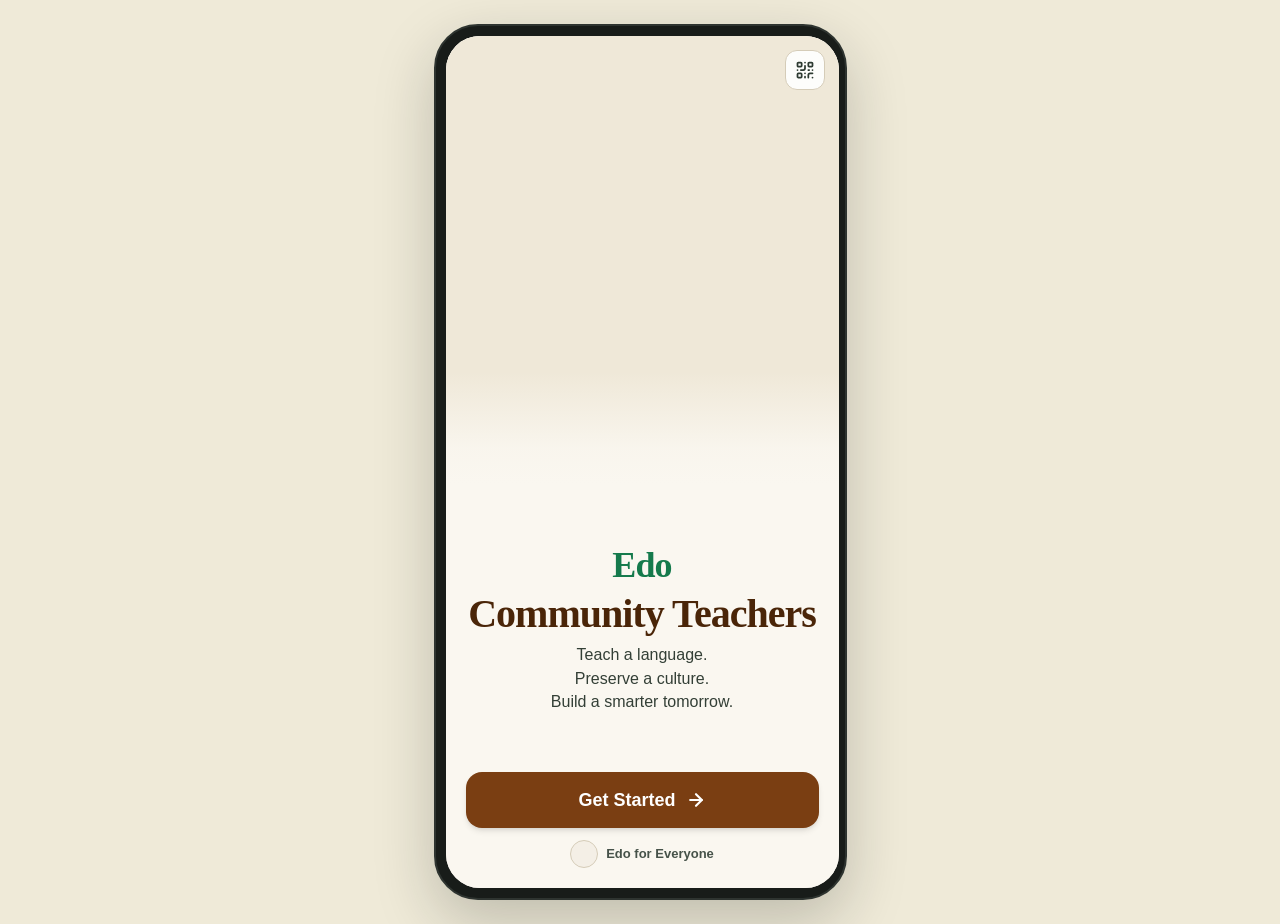
<file: index.html>
<!doctype html>
<html lang="en">
  <head>
    <meta charset="UTF-8" />
    <meta name="viewport" content="width=device-width, initial-scale=1.0, viewport-fit=cover, maximum-scale=1.0, user-scalable=no" />
    <meta name="theme-color" content="#FAF7F0" />
    <meta name="mobile-web-app-capable" content="yes" />
    <meta name="apple-mobile-web-app-capable" content="yes" />
    <meta name="apple-mobile-web-app-status-bar-style" content="default" />
    <meta name="apple-mobile-web-app-title" content="Urhobo Community Teachers" />
    <meta name="description" content="Teach a language. Preserve a culture. Build a smarter tomorrow." />
    <meta property="og:type" content="website" />
    <meta property="og:site_name" content="Urhobo Community Teachers" />
    <meta property="og:title" content="Urhobo Community Teachers" />
    <meta property="og:description" content="Teach a language. Preserve a culture. Build a smarter tomorrow." />
    <meta property="og:url" content="https://urhobo.communityteachers.info/" />
    <meta property="og:image" content="https://urhobo.communityteachers.info/assets/urhobo-welcome-hero.jpg" />
    <meta property="og:image:type" content="image/jpeg" />
    <meta property="og:image:alt" content="Urhobo Community Teachers" />
    <meta name="twitter:card" content="summary_large_image" />
    <meta name="twitter:title" content="Urhobo Community Teachers" />
    <meta name="twitter:description" content="Teach a language. Preserve a culture. Build a smarter tomorrow." />
    <meta name="twitter:image" content="https://urhobo.communityteachers.info/assets/urhobo-welcome-hero.jpg" />
    <link rel="icon" type="image/png" href="/assets/urhobo-icon-192.png" />
    <link rel="apple-touch-icon" href="/assets/urhobo-icon-512.png" />
    <link rel="manifest" id="app-manifest" href="/manifest-urhobo.webmanifest" />
    <title>Urhobo — Community Teachers</title>
    <script type="module" crossorigin src="/assets/studio-Dn9H4LJf.js"></script>
    <link rel="modulepreload" crossorigin href="/assets/index-DxUi580y.js">
    <link rel="stylesheet" crossorigin href="/assets/index-B9D4Py_K.css">
  </head>
  <body class="bg-[#FAF7F0] text-[#1C241E] antialiased selection:bg-[#157A4C] selection:text-white">
    <div id="root"></div>
  </body>
</html>
</file>
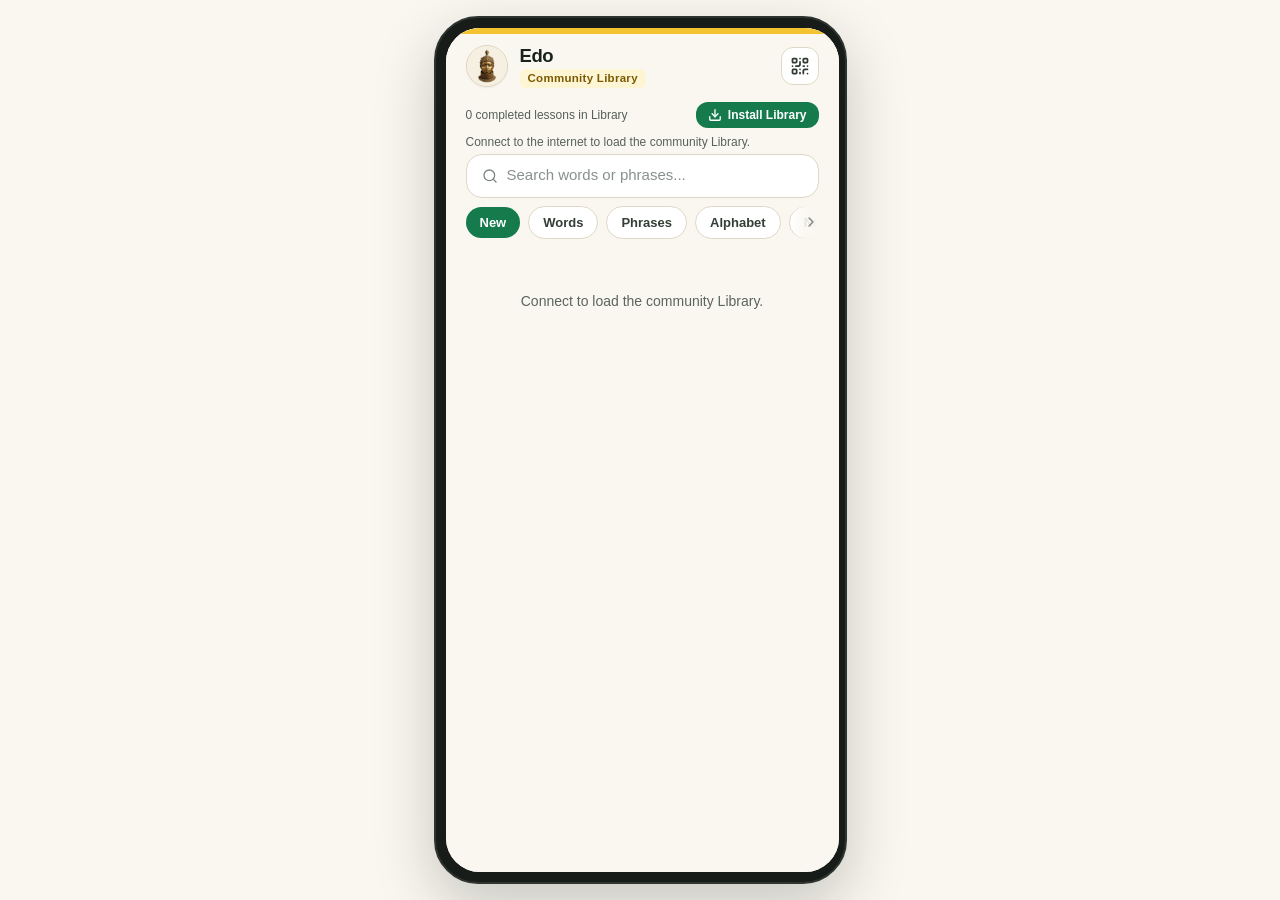
<file: library/index.html>
<!doctype html>
<html lang="en">
  <head>
    <meta charset="UTF-8" />
    <meta name="viewport" content="width=device-width, initial-scale=1.0, viewport-fit=cover, maximum-scale=1.0, user-scalable=no" />
    <meta name="theme-color" content="#FAF7F0" />
    <meta name="mobile-web-app-capable" content="yes" />
    <meta name="apple-mobile-web-app-capable" content="yes" />
    <meta name="apple-mobile-web-app-status-bar-style" content="default" />
    <meta name="apple-mobile-web-app-title" content="Urhobo Community Library" />
    <meta name="description" content="Listen and learn Urhobo words and phrases recorded by the community." />
    <meta property="og:type" content="website" />
    <meta property="og:site_name" content="Urhobo Community Teachers" />
    <meta property="og:title" content="Urhobo Community Library" />
    <meta property="og:description" content="Listen and learn Urhobo words and phrases recorded by the community." />
    <meta property="og:url" content="https://urhobo.communityteachers.info/library/" />
    <meta property="og:image" content="https://urhobo.communityteachers.info/assets/urhobo-welcome-hero.jpg" />
    <meta property="og:image:type" content="image/jpeg" />
    <meta property="og:image:alt" content="Urhobo Community Library" />
    <meta name="twitter:card" content="summary_large_image" />
    <meta name="twitter:title" content="Urhobo Community Library" />
    <meta name="twitter:description" content="Listen and learn Urhobo words and phrases recorded by the community." />
    <meta name="twitter:image" content="https://urhobo.communityteachers.info/assets/urhobo-welcome-hero.jpg" />
    <link rel="icon" type="image/png" href="/assets/urhobo-icon-192.png" />
    <link rel="apple-touch-icon" href="/assets/urhobo-icon-512.png" />
    <link rel="manifest" id="app-manifest" href="/manifest-urhobo-library.webmanifest" />
    <title>Urhobo — Community Library</title>
    <script type="module" crossorigin src="/assets/library-Cqlnt7l9.js"></script>
    <link rel="modulepreload" crossorigin href="/assets/index-DxUi580y.js">
    <link rel="stylesheet" crossorigin href="/assets/index-B9D4Py_K.css">
  </head>
  <body class="bg-[#FAF7F0] text-[#1C241E] antialiased selection:bg-[#157A4C] selection:text-white">
    <div id="root"></div>
  </body>
</html>
</file>
<file: assets/index-B9D4Py_K.css>
*,:before,:after{--tw-border-spacing-x: 0;--tw-border-spacing-y: 0;--tw-translate-x: 0;--tw-translate-y: 0;--tw-rotate: 0;--tw-skew-x: 0;--tw-skew-y: 0;--tw-scale-x: 1;--tw-scale-y: 1;--tw-pan-x: ;--tw-pan-y: ;--tw-pinch-zoom: ;--tw-scroll-snap-strictness: proximity;--tw-gradient-from-position: ;--tw-gradient-via-position: ;--tw-gradient-to-position: ;--tw-ordinal: ;--tw-slashed-zero: ;--tw-numeric-figure: ;--tw-numeric-spacing: ;--tw-numeric-fraction: ;--tw-ring-inset: ;--tw-ring-offset-width: 0px;--tw-ring-offset-color: #fff;--tw-ring-color: rgb(59 130 246 / .5);--tw-ring-offset-shadow: 0 0 #0000;--tw-ring-shadow: 0 0 #0000;--tw-shadow: 0 0 #0000;--tw-shadow-colored: 0 0 #0000;--tw-blur: ;--tw-brightness: ;--tw-contrast: ;--tw-grayscale: ;--tw-hue-rotate: ;--tw-invert: ;--tw-saturate: ;--tw-sepia: ;--tw-drop-shadow: ;--tw-backdrop-blur: ;--tw-backdrop-brightness: ;--tw-backdrop-contrast: ;--tw-backdrop-grayscale: ;--tw-backdrop-hue-rotate: ;--tw-backdrop-invert: ;--tw-backdrop-opacity: ;--tw-backdrop-saturate: ;--tw-backdrop-sepia: ;--tw-contain-size: ;--tw-contain-layout: ;--tw-contain-paint: ;--tw-contain-style: }::backdrop{--tw-border-spacing-x: 0;--tw-border-spacing-y: 0;--tw-translate-x: 0;--tw-translate-y: 0;--tw-rotate: 0;--tw-skew-x: 0;--tw-skew-y: 0;--tw-scale-x: 1;--tw-scale-y: 1;--tw-pan-x: ;--tw-pan-y: ;--tw-pinch-zoom: ;--tw-scroll-snap-strictness: proximity;--tw-gradient-from-position: ;--tw-gradient-via-position: ;--tw-gradient-to-position: ;--tw-ordinal: ;--tw-slashed-zero: ;--tw-numeric-figure: ;--tw-numeric-spacing: ;--tw-numeric-fraction: ;--tw-ring-inset: ;--tw-ring-offset-width: 0px;--tw-ring-offset-color: #fff;--tw-ring-color: rgb(59 130 246 / .5);--tw-ring-offset-shadow: 0 0 #0000;--tw-ring-shadow: 0 0 #0000;--tw-shadow: 0 0 #0000;--tw-shadow-colored: 0 0 #0000;--tw-blur: ;--tw-brightness: ;--tw-contrast: ;--tw-grayscale: ;--tw-hue-rotate: ;--tw-invert: ;--tw-saturate: ;--tw-sepia: ;--tw-drop-shadow: ;--tw-backdrop-blur: ;--tw-backdrop-brightness: ;--tw-backdrop-contrast: ;--tw-backdrop-grayscale: ;--tw-backdrop-hue-rotate: ;--tw-backdrop-invert: ;--tw-backdrop-opacity: ;--tw-backdrop-saturate: ;--tw-backdrop-sepia: ;--tw-contain-size: ;--tw-contain-layout: ;--tw-contain-paint: ;--tw-contain-style: }*,:before,:after{box-sizing:border-box;border-width:0;border-style:solid;border-color:#e5e7eb}:before,:after{--tw-content: ""}html,:host{line-height:1.5;-webkit-text-size-adjust:100%;-moz-tab-size:4;-o-tab-size:4;tab-size:4;font-family:Inter,-apple-system,BlinkMacSystemFont,Segoe UI,Roboto,sans-serif;font-feature-settings:normal;font-variation-settings:normal;-webkit-tap-highlight-color:transparent}body{margin:0;line-height:inherit}hr{height:0;color:inherit;border-top-width:1px}abbr:where([title]){-webkit-text-decoration:underline dotted;text-decoration:underline dotted}h1,h2,h3,h4,h5,h6{font-size:inherit;font-weight:inherit}a{color:inherit;text-decoration:inherit}b,strong{font-weight:bolder}code,kbd,samp,pre{font-family:ui-monospace,SFMono-Regular,Menlo,Monaco,Consolas,Liberation Mono,Courier New,monospace;font-feature-settings:normal;font-variation-settings:normal;font-size:1em}small{font-size:80%}sub,sup{font-size:75%;line-height:0;position:relative;vertical-align:baseline}sub{bottom:-.25em}sup{top:-.5em}table{text-indent:0;border-color:inherit;border-collapse:collapse}button,input,optgroup,select,textarea{font-family:inherit;font-feature-settings:inherit;font-variation-settings:inherit;font-size:100%;font-weight:inherit;line-height:inherit;letter-spacing:inherit;color:inherit;margin:0;padding:0}button,select{text-transform:none}button,input:where([type=button]),input:where([type=reset]),input:where([type=submit]){-webkit-appearance:button;background-color:transparent;background-image:none}:-moz-focusring{outline:auto}:-moz-ui-invalid{box-shadow:none}progress{vertical-align:baseline}::-webkit-inner-spin-button,::-webkit-outer-spin-button{height:auto}[type=search]{-webkit-appearance:textfield;outline-offset:-2px}::-webkit-search-decoration{-webkit-appearance:none}::-webkit-file-upload-button{-webkit-appearance:button;font:inherit}summary{display:list-item}blockquote,dl,dd,h1,h2,h3,h4,h5,h6,hr,figure,p,pre{margin:0}fieldset{margin:0;padding:0}legend{padding:0}ol,ul,menu{list-style:none;margin:0;padding:0}dialog{padding:0}textarea{resize:vertical}input::-moz-placeholder,textarea::-moz-placeholder{opacity:1;color:#9ca3af}input::placeholder,textarea::placeholder{opacity:1;color:#9ca3af}button,[role=button]{cursor:pointer}:disabled{cursor:default}img,svg,video,canvas,audio,iframe,embed,object{display:block;vertical-align:middle}img,video{max-width:100%;height:auto}[hidden]:where(:not([hidden=until-found])){display:none}.container{width:100%}@media (min-width: 640px){.container{max-width:640px}}@media (min-width: 768px){.container{max-width:768px}}@media (min-width: 1024px){.container{max-width:1024px}}@media (min-width: 1280px){.container{max-width:1280px}}@media (min-width: 1536px){.container{max-width:1536px}}.edo-screen{display:flex;width:100%;flex:1 1 0%;-webkit-user-select:none;-moz-user-select:none;user-select:none;flex-direction:column;overflow-x:hidden;--tw-bg-opacity: 1;background-color:rgb(250 247 240 / var(--tw-bg-opacity, 1));--tw-text-opacity: 1;color:rgb(28 36 30 / var(--tw-text-opacity, 1))}.edo-screen-scroll{display:flex;width:100%;flex:1 1 0%;flex-direction:column;justify-content:space-between;overflow-y:auto;overflow-x:hidden;padding-left:1.25rem;padding-right:1.25rem;padding-bottom:1.25rem}.edo-primary-btn{display:flex;min-height:56px;width:100%;align-items:center;justify-content:center;gap:.625rem;border-radius:1rem;padding:.875rem 1.5rem;font-size:17.5px;font-weight:700;line-height:1.375;--tw-shadow: 0 4px 6px -1px rgb(0 0 0 / .1), 0 2px 4px -2px rgb(0 0 0 / .1);--tw-shadow-colored: 0 4px 6px -1px var(--tw-shadow-color), 0 2px 4px -2px var(--tw-shadow-color);box-shadow:var(--tw-ring-offset-shadow, 0 0 #0000),var(--tw-ring-shadow, 0 0 #0000),var(--tw-shadow);transition-property:all;transition-timing-function:cubic-bezier(.4,0,.2,1);transition-duration:.15s}.edo-primary-btn:active{--tw-scale-x: .99;--tw-scale-y: .99;transform:translate(var(--tw-translate-x),var(--tw-translate-y)) rotate(var(--tw-rotate)) skew(var(--tw-skew-x)) skewY(var(--tw-skew-y)) scaleX(var(--tw-scale-x)) scaleY(var(--tw-scale-y))}.edo-secondary-btn{display:flex;min-height:52px;width:100%;align-items:center;justify-content:center;gap:.5rem;border-radius:1rem;border-width:1px;--tw-border-opacity: 1;border-color:rgb(221 213 196 / var(--tw-border-opacity, 1));--tw-bg-opacity: 1;background-color:rgb(255 255 255 / var(--tw-bg-opacity, 1));padding:.75rem 1.25rem;font-size:16px;font-weight:700;line-height:1.375;--tw-text-opacity: 1;color:rgb(38 49 41 / var(--tw-text-opacity, 1));--tw-shadow: 0 1px 2px 0 rgb(0 0 0 / .05);--tw-shadow-colored: 0 1px 2px 0 var(--tw-shadow-color);box-shadow:var(--tw-ring-offset-shadow, 0 0 #0000),var(--tw-ring-shadow, 0 0 #0000),var(--tw-shadow);transition-property:all;transition-timing-function:cubic-bezier(.4,0,.2,1);transition-duration:.15s}.edo-secondary-btn:hover{--tw-bg-opacity: 1;background-color:rgb(245 241 230 / var(--tw-bg-opacity, 1))}.edo-secondary-btn:active{--tw-scale-x: .99;--tw-scale-y: .99;transform:translate(var(--tw-translate-x),var(--tw-translate-y)) rotate(var(--tw-rotate)) skew(var(--tw-skew-x)) skewY(var(--tw-skew-y)) scaleX(var(--tw-scale-x)) scaleY(var(--tw-scale-y))}.edo-input{min-height:54px;width:100%;border-radius:1rem;border-width:1px;--tw-border-opacity: 1;border-color:rgb(212 204 184 / var(--tw-border-opacity, 1));--tw-bg-opacity: 1;background-color:rgb(255 255 255 / var(--tw-bg-opacity, 1));padding:.875rem 1rem;font-size:16.5px;--tw-text-opacity: 1;color:rgb(28 36 30 / var(--tw-text-opacity, 1))}.edo-input::-moz-placeholder{--tw-placeholder-opacity: 1;color:rgb(133 142 135 / var(--tw-placeholder-opacity, 1))}.edo-input::placeholder{--tw-placeholder-opacity: 1;color:rgb(133 142 135 / var(--tw-placeholder-opacity, 1))}.edo-input{--tw-shadow: inset 0 2px 4px 0 rgb(0 0 0 / .05);--tw-shadow-colored: inset 0 2px 4px 0 var(--tw-shadow-color);box-shadow:var(--tw-ring-offset-shadow, 0 0 #0000),var(--tw-ring-shadow, 0 0 #0000),var(--tw-shadow);transition-property:color,background-color,border-color,text-decoration-color,fill,stroke,opacity,box-shadow,transform,filter,backdrop-filter;transition-timing-function:cubic-bezier(.4,0,.2,1);transition-duration:.15s}.edo-input:focus{outline:2px solid transparent;outline-offset:2px}.sr-only{position:absolute;width:1px;height:1px;padding:0;margin:-1px;overflow:hidden;clip:rect(0,0,0,0);white-space:nowrap;border-width:0}.pointer-events-none{pointer-events:none}.pointer-events-auto{pointer-events:auto}.\!visible{visibility:visible!important}.visible{visibility:visible}.static{position:static}.fixed{position:fixed}.absolute{position:absolute}.relative{position:relative}.sticky{position:sticky}.inset-0{top:0;right:0;bottom:0;left:0}.inset-x-0{left:0;right:0}.-left-2{left:-.5rem}.-right-2{right:-.5rem}.-top-1{top:-.25rem}.bottom-0{bottom:0}.bottom-1{bottom:.25rem}.left-4{left:1rem}.left-\[9px\]{left:9px}.right-0{right:0}.right-1{right:.25rem}.right-2\.5{right:.625rem}.right-3{right:.75rem}.right-3\.5{right:.875rem}.top-0{top:0}.top-2{top:.5rem}.top-2\.5{top:.625rem}.top-3\.5{top:.875rem}.top-5{top:1.25rem}.z-10{z-index:10}.z-20{z-index:20}.z-30{z-index:30}.z-50{z-index:50}.mx-5{margin-left:1.25rem;margin-right:1.25rem}.mx-auto{margin-left:auto;margin-right:auto}.my-0\.5{margin-top:.125rem;margin-bottom:.125rem}.my-1{margin-top:.25rem;margin-bottom:.25rem}.my-2{margin-top:.5rem;margin-bottom:.5rem}.my-auto{margin-top:auto;margin-bottom:auto}.mb-1{margin-bottom:.25rem}.mb-1\.5{margin-bottom:.375rem}.mb-2{margin-bottom:.5rem}.mb-2\.5{margin-bottom:.625rem}.mb-3{margin-bottom:.75rem}.mb-4{margin-bottom:1rem}.mb-6{margin-bottom:1.5rem}.ml-0\.5{margin-left:.125rem}.ml-2{margin-left:.5rem}.mt-0\.5{margin-top:.125rem}.mt-1{margin-top:.25rem}.mt-1\.5{margin-top:.375rem}.mt-2{margin-top:.5rem}.mt-2\.5{margin-top:.625rem}.mt-3{margin-top:.75rem}.mt-3\.5{margin-top:.875rem}.mt-4{margin-top:1rem}.mt-5{margin-top:1.25rem}.block{display:block}.inline-block{display:inline-block}.flex{display:flex}.inline-flex{display:inline-flex}.table{display:table}.grid{display:grid}.contents{display:contents}.hidden{display:none}.h-1\.5{height:.375rem}.h-10{height:2.5rem}.h-11{height:2.75rem}.h-12{height:3rem}.h-14{height:3.5rem}.h-16{height:4rem}.h-2{height:.5rem}.h-2\.5{height:.625rem}.h-24{height:6rem}.h-28{height:7rem}.h-3{height:.75rem}.h-3\.5{height:.875rem}.h-32{height:8rem}.h-4{height:1rem}.h-5{height:1.25rem}.h-6{height:1.5rem}.h-7{height:1.75rem}.h-8{height:2rem}.h-9{height:2.25rem}.h-\[100dvh\]{height:100dvh}.h-\[195px\]{height:195px}.h-\[38px\]{height:38px}.h-\[42px\]{height:42px}.h-\[52px\]{height:52px}.h-\[80px\]{height:80px}.h-\[88px\]{height:88px}.h-\[96px\]{height:96px}.h-full{height:100%}.max-h-\[40dvh\]{max-height:40dvh}.max-h-\[470px\]{max-height:470px}.max-h-\[80px\]{max-height:80px}.max-h-\[90dvh\]{max-height:90dvh}.max-h-\[92vh\]{max-height:92vh}.max-h-full{max-height:100%}.min-h-0{min-height:0px}.min-h-\[100dvh\]{min-height:100dvh}.min-h-\[140px\]{min-height:140px}.min-h-\[265px\]{min-height:265px}.min-h-\[320px\]{min-height:320px}.min-h-\[40px\]{min-height:40px}.min-h-\[42px\]{min-height:42px}.min-h-\[44px\]{min-height:44px}.min-h-\[46px\]{min-height:46px}.min-h-\[48px\]{min-height:48px}.min-h-\[50px\]{min-height:50px}.min-h-\[56px\]{min-height:56px}.min-h-\[60px\]{min-height:60px}.min-h-\[62px\]{min-height:62px}.w-1{width:.25rem}.w-1\.5{width:.375rem}.w-10{width:2.5rem}.w-11{width:2.75rem}.w-12{width:3rem}.w-14{width:3.5rem}.w-16{width:4rem}.w-2{width:.5rem}.w-24{width:6rem}.w-3{width:.75rem}.w-3\.5{width:.875rem}.w-32{width:8rem}.w-4{width:1rem}.w-5{width:1.25rem}.w-6{width:1.5rem}.w-7{width:1.75rem}.w-8{width:2rem}.w-9{width:2.25rem}.w-\[110px\]{width:110px}.w-\[195px\]{width:195px}.w-\[2px\]{width:2px}.w-\[38px\]{width:38px}.w-\[42px\]{width:42px}.w-\[52px\]{width:52px}.w-\[88px\]{width:88px}.w-\[96px\]{width:96px}.w-full{width:100%}.w-px{width:1px}.min-w-0{min-width:0px}.min-w-\[64px\]{min-width:64px}.max-w-\[142px\]{max-width:142px}.max-w-\[1540px\]{max-width:1540px}.max-w-\[1680px\]{max-width:1680px}.max-w-\[260px\]{max-width:260px}.max-w-\[280px\]{max-width:280px}.max-w-\[300px\]{max-width:300px}.max-w-\[380px\]{max-width:380px}.max-w-\[390px\]{max-width:390px}.max-w-full{max-width:100%}.max-w-lg{max-width:32rem}.max-w-sm{max-width:24rem}.max-w-xs{max-width:20rem}.flex-1{flex:1 1 0%}.flex-\[1\.18\]{flex:1.18}.shrink-0{flex-shrink:0}.scale-105{--tw-scale-x: 1.05;--tw-scale-y: 1.05;transform:translate(var(--tw-translate-x),var(--tw-translate-y)) rotate(var(--tw-rotate)) skew(var(--tw-skew-x)) skewY(var(--tw-skew-y)) scaleX(var(--tw-scale-x)) scaleY(var(--tw-scale-y))}.scale-110{--tw-scale-x: 1.1;--tw-scale-y: 1.1;transform:translate(var(--tw-translate-x),var(--tw-translate-y)) rotate(var(--tw-rotate)) skew(var(--tw-skew-x)) skewY(var(--tw-skew-y)) scaleX(var(--tw-scale-x)) scaleY(var(--tw-scale-y))}@keyframes ping{75%,to{transform:scale(2);opacity:0}}.animate-ping{animation:ping 1s cubic-bezier(0,0,.2,1) infinite}@keyframes pulse{50%{opacity:.5}}.animate-pulse{animation:pulse 2s cubic-bezier(.4,0,.6,1) infinite}@keyframes spin{to{transform:rotate(360deg)}}.animate-spin{animation:spin 1s linear infinite}.cursor-not-allowed{cursor:not-allowed}.cursor-pointer{cursor:pointer}.select-none{-webkit-user-select:none;-moz-user-select:none;user-select:none}.select-text{-webkit-user-select:text;-moz-user-select:text;user-select:text}.resize{resize:both}.list-inside{list-style-position:inside}.list-decimal{list-style-type:decimal}.grid-cols-2{grid-template-columns:repeat(2,minmax(0,1fr))}.grid-cols-3{grid-template-columns:repeat(3,minmax(0,1fr))}.grid-rows-2{grid-template-rows:repeat(2,minmax(0,1fr))}.flex-col{flex-direction:column}.flex-wrap{flex-wrap:wrap}.items-start{align-items:flex-start}.items-end{align-items:flex-end}.items-center{align-items:center}.justify-end{justify-content:flex-end}.justify-center{justify-content:center}.justify-between{justify-content:space-between}.justify-around{justify-content:space-around}.gap-1{gap:.25rem}.gap-1\.5{gap:.375rem}.gap-2{gap:.5rem}.gap-2\.5{gap:.625rem}.gap-3{gap:.75rem}.gap-3\.5{gap:.875rem}.gap-4{gap:1rem}.gap-5{gap:1.25rem}.gap-\[3px\]{gap:3px}.space-y-1>:not([hidden])~:not([hidden]){--tw-space-y-reverse: 0;margin-top:calc(.25rem * calc(1 - var(--tw-space-y-reverse)));margin-bottom:calc(.25rem * var(--tw-space-y-reverse))}.space-y-1\.5>:not([hidden])~:not([hidden]){--tw-space-y-reverse: 0;margin-top:calc(.375rem * calc(1 - var(--tw-space-y-reverse)));margin-bottom:calc(.375rem * var(--tw-space-y-reverse))}.space-y-2>:not([hidden])~:not([hidden]){--tw-space-y-reverse: 0;margin-top:calc(.5rem * calc(1 - var(--tw-space-y-reverse)));margin-bottom:calc(.5rem * var(--tw-space-y-reverse))}.space-y-2\.5>:not([hidden])~:not([hidden]){--tw-space-y-reverse: 0;margin-top:calc(.625rem * calc(1 - var(--tw-space-y-reverse)));margin-bottom:calc(.625rem * var(--tw-space-y-reverse))}.space-y-3>:not([hidden])~:not([hidden]){--tw-space-y-reverse: 0;margin-top:calc(.75rem * calc(1 - var(--tw-space-y-reverse)));margin-bottom:calc(.75rem * var(--tw-space-y-reverse))}.space-y-4>:not([hidden])~:not([hidden]){--tw-space-y-reverse: 0;margin-top:calc(1rem * calc(1 - var(--tw-space-y-reverse)));margin-bottom:calc(1rem * var(--tw-space-y-reverse))}.space-y-8>:not([hidden])~:not([hidden]){--tw-space-y-reverse: 0;margin-top:calc(2rem * calc(1 - var(--tw-space-y-reverse)));margin-bottom:calc(2rem * var(--tw-space-y-reverse))}.self-start{align-self:flex-start}.overflow-hidden{overflow:hidden}.overflow-x-auto{overflow-x:auto}.overflow-y-auto{overflow-y:auto}.truncate{overflow:hidden;text-overflow:ellipsis;white-space:nowrap}.whitespace-normal{white-space:normal}.break-words{overflow-wrap:break-word}.break-all{word-break:break-all}.rounded{border-radius:.25rem}.rounded-2xl{border-radius:1rem}.rounded-3xl{border-radius:1.5rem}.rounded-\[34px\]{border-radius:34px}.rounded-\[44px\]{border-radius:44px}.rounded-full{border-radius:9999px}.rounded-lg{border-radius:.5rem}.rounded-md{border-radius:.375rem}.rounded-sm{border-radius:.125rem}.rounded-xl{border-radius:.75rem}.border{border-width:1px}.border-2{border-width:2px}.border-4{border-width:4px}.border-\[2px\]{border-width:2px}.border-b{border-bottom-width:1px}.border-t{border-top-width:1px}.border-\[\#157A4C\]{--tw-border-opacity: 1;border-color:rgb(21 122 76 / var(--tw-border-opacity, 1))}.border-\[\#18241B\]{--tw-border-opacity: 1;border-color:rgb(24 36 27 / var(--tw-border-opacity, 1))}.border-\[\#238B52\]{--tw-border-opacity: 1;border-color:rgb(35 139 82 / var(--tw-border-opacity, 1))}.border-\[\#2E3430\]{--tw-border-opacity: 1;border-color:rgb(46 52 48 / var(--tw-border-opacity, 1))}.border-\[\#6E4BC3\]\/50{border-color:#6e4bc380}.border-\[\#934919\]{--tw-border-opacity: 1;border-color:rgb(147 73 25 / var(--tw-border-opacity, 1))}.border-\[\#A5D6A7\]{--tw-border-opacity: 1;border-color:rgb(165 214 167 / var(--tw-border-opacity, 1))}.border-\[\#A7D7BC\]{--tw-border-opacity: 1;border-color:rgb(167 215 188 / var(--tw-border-opacity, 1))}.border-\[\#B9B2A2\]{--tw-border-opacity: 1;border-color:rgb(185 178 162 / var(--tw-border-opacity, 1))}.border-\[\#B9DFCA\]{--tw-border-opacity: 1;border-color:rgb(185 223 202 / var(--tw-border-opacity, 1))}.border-\[\#BBD4FA\]{--tw-border-opacity: 1;border-color:rgb(187 212 250 / var(--tw-border-opacity, 1))}.border-\[\#BDE3CF\]{--tw-border-opacity: 1;border-color:rgb(189 227 207 / var(--tw-border-opacity, 1))}.border-\[\#BDE5C8\]{--tw-border-opacity: 1;border-color:rgb(189 229 200 / var(--tw-border-opacity, 1))}.border-\[\#BEE2CE\]{--tw-border-opacity: 1;border-color:rgb(190 226 206 / var(--tw-border-opacity, 1))}.border-\[\#BFD6FA\]{--tw-border-opacity: 1;border-color:rgb(191 214 250 / var(--tw-border-opacity, 1))}.border-\[\#C2E2D0\]{--tw-border-opacity: 1;border-color:rgb(194 226 208 / var(--tw-border-opacity, 1))}.border-\[\#C2E4D2\]{--tw-border-opacity: 1;border-color:rgb(194 228 210 / var(--tw-border-opacity, 1))}.border-\[\#C3D9FA\]{--tw-border-opacity: 1;border-color:rgb(195 217 250 / var(--tw-border-opacity, 1))}.border-\[\#C6E2D1\]{--tw-border-opacity: 1;border-color:rgb(198 226 209 / var(--tw-border-opacity, 1))}.border-\[\#CBB8EE\]{--tw-border-opacity: 1;border-color:rgb(203 184 238 / var(--tw-border-opacity, 1))}.border-\[\#D0D9E7\]{--tw-border-opacity: 1;border-color:rgb(208 217 231 / var(--tw-border-opacity, 1))}.border-\[\#D3E3FC\]{--tw-border-opacity: 1;border-color:rgb(211 227 252 / var(--tw-border-opacity, 1))}.border-\[\#D5C5F3\]{--tw-border-opacity: 1;border-color:rgb(213 197 243 / var(--tw-border-opacity, 1))}.border-\[\#D5CCB8\]{--tw-border-opacity: 1;border-color:rgb(213 204 184 / var(--tw-border-opacity, 1))}.border-\[\#D5CFC0\]{--tw-border-opacity: 1;border-color:rgb(213 207 192 / var(--tw-border-opacity, 1))}.border-\[\#D7C8F3\]{--tw-border-opacity: 1;border-color:rgb(215 200 243 / var(--tw-border-opacity, 1))}.border-\[\#D7EFE2\]{--tw-border-opacity: 1;border-color:rgb(215 239 226 / var(--tw-border-opacity, 1))}.border-\[\#D8CFC0\]{--tw-border-opacity: 1;border-color:rgb(216 207 192 / var(--tw-border-opacity, 1))}.border-\[\#DDD5C4\]{--tw-border-opacity: 1;border-color:rgb(221 213 196 / var(--tw-border-opacity, 1))}.border-\[\#DED5C3\]{--tw-border-opacity: 1;border-color:rgb(222 213 195 / var(--tw-border-opacity, 1))}.border-\[\#DED6C4\]{--tw-border-opacity: 1;border-color:rgb(222 214 196 / var(--tw-border-opacity, 1))}.border-\[\#DFBF7F\]\/50{border-color:#dfbf7f80}.border-\[\#DFD5C0\]{--tw-border-opacity: 1;border-color:rgb(223 213 192 / var(--tw-border-opacity, 1))}.border-\[\#DFD6C4\]{--tw-border-opacity: 1;border-color:rgb(223 214 196 / var(--tw-border-opacity, 1))}.border-\[\#DFD7C5\]{--tw-border-opacity: 1;border-color:rgb(223 215 197 / var(--tw-border-opacity, 1))}.border-\[\#DFD8F2\]{--tw-border-opacity: 1;border-color:rgb(223 216 242 / var(--tw-border-opacity, 1))}.border-\[\#E0D8C6\]{--tw-border-opacity: 1;border-color:rgb(224 216 198 / var(--tw-border-opacity, 1))}.border-\[\#E2D2C0\]{--tw-border-opacity: 1;border-color:rgb(226 210 192 / var(--tw-border-opacity, 1))}.border-\[\#E2D8C6\]{--tw-border-opacity: 1;border-color:rgb(226 216 198 / var(--tw-border-opacity, 1))}.border-\[\#E2DAC7\]{--tw-border-opacity: 1;border-color:rgb(226 218 199 / var(--tw-border-opacity, 1))}.border-\[\#E4DCCB\]{--tw-border-opacity: 1;border-color:rgb(228 220 203 / var(--tw-border-opacity, 1))}.border-\[\#E5DEC9\]{--tw-border-opacity: 1;border-color:rgb(229 222 201 / var(--tw-border-opacity, 1))}.border-\[\#E5E7EB\]{--tw-border-opacity: 1;border-color:rgb(229 231 235 / var(--tw-border-opacity, 1))}.border-\[\#E6DFCF\]{--tw-border-opacity: 1;border-color:rgb(230 223 207 / var(--tw-border-opacity, 1))}.border-\[\#EAE3D2\]{--tw-border-opacity: 1;border-color:rgb(234 227 210 / var(--tw-border-opacity, 1))}.border-\[\#F3C5BE\]{--tw-border-opacity: 1;border-color:rgb(243 197 190 / var(--tw-border-opacity, 1))}.border-\[\#F8D7D3\]{--tw-border-opacity: 1;border-color:rgb(248 215 211 / var(--tw-border-opacity, 1))}.border-\[\#FCA5A5\]{--tw-border-opacity: 1;border-color:rgb(252 165 165 / var(--tw-border-opacity, 1))}.border-\[\#FCD34D\]{--tw-border-opacity: 1;border-color:rgb(252 211 77 / var(--tw-border-opacity, 1))}.bg-\[\#0B6638\]{--tw-bg-opacity: 1;background-color:rgb(11 102 56 / var(--tw-bg-opacity, 1))}.bg-\[\#135E35\]{--tw-bg-opacity: 1;background-color:rgb(19 94 53 / var(--tw-bg-opacity, 1))}.bg-\[\#157A4C\]{--tw-bg-opacity: 1;background-color:rgb(21 122 76 / var(--tw-bg-opacity, 1))}.bg-\[\#157A4C\]\/25{background-color:#157a4c40}.bg-\[\#16A34A\]{--tw-bg-opacity: 1;background-color:rgb(22 163 74 / var(--tw-bg-opacity, 1))}.bg-\[\#181C19\]{--tw-bg-opacity: 1;background-color:rgb(24 28 25 / var(--tw-bg-opacity, 1))}.bg-\[\#187542\]{--tw-bg-opacity: 1;background-color:rgb(24 117 66 / var(--tw-bg-opacity, 1))}.bg-\[\#1B241E\]{--tw-bg-opacity: 1;background-color:rgb(27 36 30 / var(--tw-bg-opacity, 1))}.bg-\[\#1D6CE0\]{--tw-bg-opacity: 1;background-color:rgb(29 108 224 / var(--tw-bg-opacity, 1))}.bg-\[\#1F8A58\]{--tw-bg-opacity: 1;background-color:rgb(31 138 88 / var(--tw-bg-opacity, 1))}.bg-\[\#223458\]{--tw-bg-opacity: 1;background-color:rgb(34 52 88 / var(--tw-bg-opacity, 1))}.bg-\[\#2563EB\]{--tw-bg-opacity: 1;background-color:rgb(37 99 235 / var(--tw-bg-opacity, 1))}.bg-\[\#259662\]\/75{background-color:#259662bf}.bg-\[\#3A453D\]{--tw-bg-opacity: 1;background-color:rgb(58 69 61 / var(--tw-bg-opacity, 1))}.bg-\[\#3B82F6\]\/50{background-color:#3b82f680}.bg-\[\#3B82F6\]\/80{background-color:#3b82f6cc}.bg-\[\#5D2C0C\]{--tw-bg-opacity: 1;background-color:rgb(93 44 12 / var(--tw-bg-opacity, 1))}.bg-\[\#6E4BC3\]{--tw-bg-opacity: 1;background-color:rgb(110 75 195 / var(--tw-bg-opacity, 1))}.bg-\[\#6E4BC3\]\/15{background-color:#6e4bc326}.bg-\[\#7A3E12\]{--tw-bg-opacity: 1;background-color:rgb(122 62 18 / var(--tw-bg-opacity, 1))}.bg-\[\#7B3C13\]{--tw-bg-opacity: 1;background-color:rgb(123 60 19 / var(--tw-bg-opacity, 1))}.bg-\[\#94A3B8\]{--tw-bg-opacity: 1;background-color:rgb(148 163 184 / var(--tw-bg-opacity, 1))}.bg-\[\#B9B2A2\]{--tw-bg-opacity: 1;background-color:rgb(185 178 162 / var(--tw-bg-opacity, 1))}.bg-\[\#C93B2B\]{--tw-bg-opacity: 1;background-color:rgb(201 59 43 / var(--tw-bg-opacity, 1))}.bg-\[\#D5CFC0\]{--tw-bg-opacity: 1;background-color:rgb(213 207 192 / var(--tw-bg-opacity, 1))}.bg-\[\#D97706\]{--tw-bg-opacity: 1;background-color:rgb(217 119 6 / var(--tw-bg-opacity, 1))}.bg-\[\#DC2626\]{--tw-bg-opacity: 1;background-color:rgb(220 38 38 / var(--tw-bg-opacity, 1))}.bg-\[\#E0D8C6\]{--tw-bg-opacity: 1;background-color:rgb(224 216 198 / var(--tw-bg-opacity, 1))}.bg-\[\#E4E9F2\]{--tw-bg-opacity: 1;background-color:rgb(228 233 242 / var(--tw-bg-opacity, 1))}.bg-\[\#E4E9F2\]\/95{background-color:#e4e9f2f2}.bg-\[\#E5F4EC\]{--tw-bg-opacity: 1;background-color:rgb(229 244 236 / var(--tw-bg-opacity, 1))}.bg-\[\#E6ECF7\]{--tw-bg-opacity: 1;background-color:rgb(230 236 247 / var(--tw-bg-opacity, 1))}.bg-\[\#E6EFFC\]{--tw-bg-opacity: 1;background-color:rgb(230 239 252 / var(--tw-bg-opacity, 1))}.bg-\[\#E6F4ED\]{--tw-bg-opacity: 1;background-color:rgb(230 244 237 / var(--tw-bg-opacity, 1))}.bg-\[\#E8F1FD\]{--tw-bg-opacity: 1;background-color:rgb(232 241 253 / var(--tw-bg-opacity, 1))}.bg-\[\#E8F3EC\]{--tw-bg-opacity: 1;background-color:rgb(232 243 236 / var(--tw-bg-opacity, 1))}.bg-\[\#E8F5E9\]{--tw-bg-opacity: 1;background-color:rgb(232 245 233 / var(--tw-bg-opacity, 1))}.bg-\[\#EAB308\]{--tw-bg-opacity: 1;background-color:rgb(234 179 8 / var(--tw-bg-opacity, 1))}.bg-\[\#EAE2D0\]{--tw-bg-opacity: 1;background-color:rgb(234 226 208 / var(--tw-bg-opacity, 1))}.bg-\[\#EBF7EE\]{--tw-bg-opacity: 1;background-color:rgb(235 247 238 / var(--tw-bg-opacity, 1))}.bg-\[\#EDE5D4\]{--tw-bg-opacity: 1;background-color:rgb(237 229 212 / var(--tw-bg-opacity, 1))}.bg-\[\#EFE8D8\]{--tw-bg-opacity: 1;background-color:rgb(239 232 216 / var(--tw-bg-opacity, 1))}.bg-\[\#EFE9DA\]{--tw-bg-opacity: 1;background-color:rgb(239 233 218 / var(--tw-bg-opacity, 1))}.bg-\[\#EFEAD8\]{--tw-bg-opacity: 1;background-color:rgb(239 234 216 / var(--tw-bg-opacity, 1))}.bg-\[\#F1ECFA\]{--tw-bg-opacity: 1;background-color:rgb(241 236 250 / var(--tw-bg-opacity, 1))}.bg-\[\#F2E8DC\]{--tw-bg-opacity: 1;background-color:rgb(242 232 220 / var(--tw-bg-opacity, 1))}.bg-\[\#F2ECE0\]{--tw-bg-opacity: 1;background-color:rgb(242 236 224 / var(--tw-bg-opacity, 1))}.bg-\[\#F2EFFA\]{--tw-bg-opacity: 1;background-color:rgb(242 239 250 / var(--tw-bg-opacity, 1))}.bg-\[\#F3DFB1\]{--tw-bg-opacity: 1;background-color:rgb(243 223 177 / var(--tw-bg-opacity, 1))}.bg-\[\#F3EDE0\]{--tw-bg-opacity: 1;background-color:rgb(243 237 224 / var(--tw-bg-opacity, 1))}.bg-\[\#F4C330\]{--tw-bg-opacity: 1;background-color:rgb(244 195 48 / var(--tw-bg-opacity, 1))}.bg-\[\#F4EFE2\]{--tw-bg-opacity: 1;background-color:rgb(244 239 226 / var(--tw-bg-opacity, 1))}.bg-\[\#F4EFE6\]{--tw-bg-opacity: 1;background-color:rgb(244 239 230 / var(--tw-bg-opacity, 1))}.bg-\[\#F9FAFB\]{--tw-bg-opacity: 1;background-color:rgb(249 250 251 / var(--tw-bg-opacity, 1))}.bg-\[\#FAF7F0\]{--tw-bg-opacity: 1;background-color:rgb(250 247 240 / var(--tw-bg-opacity, 1))}.bg-\[\#FBF0D4\]{--tw-bg-opacity: 1;background-color:rgb(251 240 212 / var(--tw-bg-opacity, 1))}.bg-\[\#FDF2F0\]{--tw-bg-opacity: 1;background-color:rgb(253 242 240 / var(--tw-bg-opacity, 1))}.bg-\[\#FDFBF7\]{--tw-bg-opacity: 1;background-color:rgb(253 251 247 / var(--tw-bg-opacity, 1))}.bg-\[\#FEF3C7\]{--tw-bg-opacity: 1;background-color:rgb(254 243 199 / var(--tw-bg-opacity, 1))}.bg-\[\#FEF5D4\]{--tw-bg-opacity: 1;background-color:rgb(254 245 212 / var(--tw-bg-opacity, 1))}.bg-\[\#FFF8F8\]{--tw-bg-opacity: 1;background-color:rgb(255 248 248 / var(--tw-bg-opacity, 1))}.bg-black\/10{background-color:#0000001a}.bg-black\/40{background-color:#0006}.bg-black\/50{background-color:#00000080}.bg-black\/60{background-color:#0009}.bg-gray-100{--tw-bg-opacity: 1;background-color:rgb(243 244 246 / var(--tw-bg-opacity, 1))}.bg-white{--tw-bg-opacity: 1;background-color:rgb(255 255 255 / var(--tw-bg-opacity, 1))}.bg-white\/10{background-color:#ffffff1a}.bg-white\/15{background-color:#ffffff26}.bg-white\/25{background-color:#ffffff40}.bg-white\/70{background-color:#ffffffb3}.bg-white\/75{background-color:#ffffffbf}.bg-white\/90{background-color:#ffffffe6}.bg-white\/95{background-color:#fffffff2}.bg-gradient-to-b{background-image:linear-gradient(to bottom,var(--tw-gradient-stops))}.bg-gradient-to-br{background-image:linear-gradient(to bottom right,var(--tw-gradient-stops))}.bg-gradient-to-l{background-image:linear-gradient(to left,var(--tw-gradient-stops))}.from-\[\#EAE2D2\]{--tw-gradient-from: #EAE2D2 var(--tw-gradient-from-position);--tw-gradient-to: rgb(234 226 210 / 0) var(--tw-gradient-to-position);--tw-gradient-stops: var(--tw-gradient-from), var(--tw-gradient-to)}.from-\[\#F4EFE6\]{--tw-gradient-from: #F4EFE6 var(--tw-gradient-from-position);--tw-gradient-to: rgb(244 239 230 / 0) var(--tw-gradient-to-position);--tw-gradient-stops: var(--tw-gradient-from), var(--tw-gradient-to)}.from-\[\#FAF7F0\]{--tw-gradient-from: #FAF7F0 var(--tw-gradient-from-position);--tw-gradient-to: rgb(250 247 240 / 0) var(--tw-gradient-to-position);--tw-gradient-stops: var(--tw-gradient-from), var(--tw-gradient-to)}.via-\[\#E2D8C3\]{--tw-gradient-to: rgb(226 216 195 / 0) var(--tw-gradient-to-position);--tw-gradient-stops: var(--tw-gradient-from), #E2D8C3 var(--tw-gradient-via-position), var(--tw-gradient-to)}.via-\[\#FAF7F0\]\/90{--tw-gradient-to: rgb(250 247 240 / 0) var(--tw-gradient-to-position);--tw-gradient-stops: var(--tw-gradient-from), rgb(250 247 240 / .9) var(--tw-gradient-via-position), var(--tw-gradient-to)}.to-\[\#EBE4D5\]{--tw-gradient-to: #EBE4D5 var(--tw-gradient-to-position)}.to-\[\#FAF7F0\]{--tw-gradient-to: #FAF7F0 var(--tw-gradient-to-position)}.to-transparent{--tw-gradient-to: transparent var(--tw-gradient-to-position)}.fill-\[\#157A4C\]{fill:#157a4c}.fill-\[\#3DDC84\]{fill:#3ddc84}.fill-current{fill:currentColor}.fill-white{fill:#fff}.stroke-\[2\.1\]{stroke-width:2.1}.stroke-\[2\.2\]{stroke-width:2.2}.stroke-\[2\.3\]{stroke-width:2.3}.stroke-\[2\.4\]{stroke-width:2.4}.stroke-\[2\.5\]{stroke-width:2.5}.stroke-\[2\.6\]{stroke-width:2.6}.stroke-\[2\.8\]{stroke-width:2.8}.stroke-\[3\]{stroke-width:3}.object-cover{-o-object-fit:cover;object-fit:cover}.object-top{-o-object-position:top;object-position:top}.p-0\.5{padding:.125rem}.p-1{padding:.25rem}.p-1\.5{padding:.375rem}.p-2{padding:.5rem}.p-2\.5{padding:.625rem}.p-3{padding:.75rem}.p-3\.5{padding:.875rem}.p-4{padding:1rem}.p-5{padding:1.25rem}.p-6{padding:1.5rem}.p-\[10px\]{padding:10px}.px-1{padding-left:.25rem;padding-right:.25rem}.px-1\.5{padding-left:.375rem;padding-right:.375rem}.px-2{padding-left:.5rem;padding-right:.5rem}.px-2\.5{padding-left:.625rem;padding-right:.625rem}.px-3{padding-left:.75rem;padding-right:.75rem}.px-3\.5{padding-left:.875rem;padding-right:.875rem}.px-4{padding-left:1rem;padding-right:1rem}.px-5{padding-left:1.25rem;padding-right:1.25rem}.px-6{padding-left:1.5rem;padding-right:1.5rem}.py-0\.5{padding-top:.125rem;padding-bottom:.125rem}.py-1{padding-top:.25rem;padding-bottom:.25rem}.py-1\.5{padding-top:.375rem;padding-bottom:.375rem}.py-10{padding-top:2.5rem;padding-bottom:2.5rem}.py-2{padding-top:.5rem;padding-bottom:.5rem}.py-2\.5{padding-top:.625rem;padding-bottom:.625rem}.py-3{padding-top:.75rem;padding-bottom:.75rem}.py-3\.5{padding-top:.875rem;padding-bottom:.875rem}.py-4{padding-top:1rem;padding-bottom:1rem}.py-6{padding-top:1.5rem;padding-bottom:1.5rem}.pb-1{padding-bottom:.25rem}.pb-1\.5{padding-bottom:.375rem}.pb-2{padding-bottom:.5rem}.pb-3{padding-bottom:.75rem}.pb-5{padding-bottom:1.25rem}.pl-1{padding-left:.25rem}.pl-10{padding-left:2.5rem}.pl-3{padding-left:.75rem}.pl-5{padding-left:1.25rem}.pr-1{padding-right:.25rem}.pr-7{padding-right:1.75rem}.pr-9{padding-right:2.25rem}.pt-0\.5{padding-top:.125rem}.pt-1{padding-top:.25rem}.pt-2{padding-top:.5rem}.pt-3{padding-top:.75rem}.text-left{text-align:left}.text-center{text-align:center}.font-mono{font-family:ui-monospace,SFMono-Regular,Menlo,Monaco,Consolas,Liberation Mono,Courier New,monospace}.font-serif{font-family:Georgia,Cambria,Times New Roman,serif}.text-2xl{font-size:1.5rem;line-height:2rem}.text-\[10px\]{font-size:10px}.text-\[11\.5px\]{font-size:11.5px}.text-\[11px\]{font-size:11px}.text-\[12\.5px\]{font-size:12.5px}.text-\[12px\]{font-size:12px}.text-\[13\.5px\]{font-size:13.5px}.text-\[13px\]{font-size:13px}.text-\[14\.5px\]{font-size:14.5px}.text-\[14px\]{font-size:14px}.text-\[15\.5px\]{font-size:15.5px}.text-\[15px\]{font-size:15px}.text-\[16\.5px\]{font-size:16.5px}.text-\[16px\]{font-size:16px}.text-\[17px\]{font-size:17px}.text-\[18\.5px\]{font-size:18.5px}.text-\[18px\]{font-size:18px}.text-\[19px\]{font-size:19px}.text-\[20px\]{font-size:20px}.text-\[21px\]{font-size:21px}.text-\[22px\]{font-size:22px}.text-\[25px\]{font-size:25px}.text-\[29px\]{font-size:29px}.text-\[32px\]{font-size:32px}.text-\[36px\]{font-size:36px}.text-lg{font-size:1.125rem;line-height:1.75rem}.text-sm{font-size:.875rem;line-height:1.25rem}.text-xl{font-size:1.25rem;line-height:1.75rem}.text-xs{font-size:.75rem;line-height:1rem}.font-bold{font-weight:700}.font-extrabold{font-weight:800}.font-medium{font-weight:500}.font-normal{font-weight:400}.font-semibold{font-weight:600}.uppercase{text-transform:uppercase}.leading-\[1\.08\]{line-height:1.08}.leading-\[1\.12\]{line-height:1.12}.leading-\[1\.45\]{line-height:1.45}.leading-none{line-height:1}.leading-relaxed{line-height:1.625}.leading-snug{line-height:1.375}.leading-tight{line-height:1.25}.tracking-tight{letter-spacing:-.025em}.tracking-wide{letter-spacing:.025em}.tracking-widest{letter-spacing:.1em}.text-\[\#125C39\]{--tw-text-opacity: 1;color:rgb(18 92 57 / var(--tw-text-opacity, 1))}.text-\[\#126941\]{--tw-text-opacity: 1;color:rgb(18 105 65 / var(--tw-text-opacity, 1))}.text-\[\#135E3B\]{--tw-text-opacity: 1;color:rgb(19 94 59 / var(--tw-text-opacity, 1))}.text-\[\#146940\]{--tw-text-opacity: 1;color:rgb(20 105 64 / var(--tw-text-opacity, 1))}.text-\[\#1552B0\]{--tw-text-opacity: 1;color:rgb(21 82 176 / var(--tw-text-opacity, 1))}.text-\[\#157A4C\]{--tw-text-opacity: 1;color:rgb(21 122 76 / var(--tw-text-opacity, 1))}.text-\[\#18241B\]{--tw-text-opacity: 1;color:rgb(24 36 27 / var(--tw-text-opacity, 1))}.text-\[\#183C73\]{--tw-text-opacity: 1;color:rgb(24 60 115 / var(--tw-text-opacity, 1))}.text-\[\#1A241D\]{--tw-text-opacity: 1;color:rgb(26 36 29 / var(--tw-text-opacity, 1))}.text-\[\#1B241E\]{--tw-text-opacity: 1;color:rgb(27 36 30 / var(--tw-text-opacity, 1))}.text-\[\#1B5E3E\]{--tw-text-opacity: 1;color:rgb(27 94 62 / var(--tw-text-opacity, 1))}.text-\[\#1C241E\]{--tw-text-opacity: 1;color:rgb(28 36 30 / var(--tw-text-opacity, 1))}.text-\[\#1D6CE0\]{--tw-text-opacity: 1;color:rgb(29 108 224 / var(--tw-text-opacity, 1))}.text-\[\#1E2A21\]{--tw-text-opacity: 1;color:rgb(30 42 33 / var(--tw-text-opacity, 1))}.text-\[\#1E2B22\]{--tw-text-opacity: 1;color:rgb(30 43 34 / var(--tw-text-opacity, 1))}.text-\[\#1E3A68\]{--tw-text-opacity: 1;color:rgb(30 58 104 / var(--tw-text-opacity, 1))}.text-\[\#1F2922\]{--tw-text-opacity: 1;color:rgb(31 41 34 / var(--tw-text-opacity, 1))}.text-\[\#222D25\]{--tw-text-opacity: 1;color:rgb(34 45 37 / var(--tw-text-opacity, 1))}.text-\[\#223458\]{--tw-text-opacity: 1;color:rgb(34 52 88 / var(--tw-text-opacity, 1))}.text-\[\#234836\]{--tw-text-opacity: 1;color:rgb(35 72 54 / var(--tw-text-opacity, 1))}.text-\[\#253028\]{--tw-text-opacity: 1;color:rgb(37 48 40 / var(--tw-text-opacity, 1))}.text-\[\#261C00\]{--tw-text-opacity: 1;color:rgb(38 28 0 / var(--tw-text-opacity, 1))}.text-\[\#263129\]{--tw-text-opacity: 1;color:rgb(38 49 41 / var(--tw-text-opacity, 1))}.text-\[\#284472\]{--tw-text-opacity: 1;color:rgb(40 68 114 / var(--tw-text-opacity, 1))}.text-\[\#2A372E\]{--tw-text-opacity: 1;color:rgb(42 55 46 / var(--tw-text-opacity, 1))}.text-\[\#2B372E\]{--tw-text-opacity: 1;color:rgb(43 55 46 / var(--tw-text-opacity, 1))}.text-\[\#2C3830\]{--tw-text-opacity: 1;color:rgb(44 56 48 / var(--tw-text-opacity, 1))}.text-\[\#2D3A31\]{--tw-text-opacity: 1;color:rgb(45 58 49 / var(--tw-text-opacity, 1))}.text-\[\#2E3A31\]{--tw-text-opacity: 1;color:rgb(46 58 49 / var(--tw-text-opacity, 1))}.text-\[\#2E3B32\]{--tw-text-opacity: 1;color:rgb(46 59 50 / var(--tw-text-opacity, 1))}.text-\[\#333F36\]{--tw-text-opacity: 1;color:rgb(51 63 54 / var(--tw-text-opacity, 1))}.text-\[\#371F6E\]{--tw-text-opacity: 1;color:rgb(55 31 110 / var(--tw-text-opacity, 1))}.text-\[\#3A453D\]{--tw-text-opacity: 1;color:rgb(58 69 61 / var(--tw-text-opacity, 1))}.text-\[\#3B2D04\]{--tw-text-opacity: 1;color:rgb(59 45 4 / var(--tw-text-opacity, 1))}.text-\[\#3B463E\]{--tw-text-opacity: 1;color:rgb(59 70 62 / var(--tw-text-opacity, 1))}.text-\[\#3C2D0D\]{--tw-text-opacity: 1;color:rgb(60 45 13 / var(--tw-text-opacity, 1))}.text-\[\#3C473F\]{--tw-text-opacity: 1;color:rgb(60 71 63 / var(--tw-text-opacity, 1))}.text-\[\#424E45\]{--tw-text-opacity: 1;color:rgb(66 78 69 / var(--tw-text-opacity, 1))}.text-\[\#442982\]{--tw-text-opacity: 1;color:rgb(68 41 130 / var(--tw-text-opacity, 1))}.text-\[\#465249\]{--tw-text-opacity: 1;color:rgb(70 82 73 / var(--tw-text-opacity, 1))}.text-\[\#46534B\]{--tw-text-opacity: 1;color:rgb(70 83 75 / var(--tw-text-opacity, 1))}.text-\[\#4A2508\]{--tw-text-opacity: 1;color:rgb(74 37 8 / var(--tw-text-opacity, 1))}.text-\[\#4A5872\]{--tw-text-opacity: 1;color:rgb(74 88 114 / var(--tw-text-opacity, 1))}.text-\[\#4B584E\]{--tw-text-opacity: 1;color:rgb(75 88 78 / var(--tw-text-opacity, 1))}.text-\[\#4C564F\]{--tw-text-opacity: 1;color:rgb(76 86 79 / var(--tw-text-opacity, 1))}.text-\[\#4E387E\]{--tw-text-opacity: 1;color:rgb(78 56 126 / var(--tw-text-opacity, 1))}.text-\[\#4E5B52\]{--tw-text-opacity: 1;color:rgb(78 91 82 / var(--tw-text-opacity, 1))}.text-\[\#52349B\]{--tw-text-opacity: 1;color:rgb(82 52 155 / var(--tw-text-opacity, 1))}.text-\[\#525D55\]{--tw-text-opacity: 1;color:rgb(82 93 85 / var(--tw-text-opacity, 1))}.text-\[\#525E55\]{--tw-text-opacity: 1;color:rgb(82 94 85 / var(--tw-text-opacity, 1))}.text-\[\#556058\]{--tw-text-opacity: 1;color:rgb(85 96 88 / var(--tw-text-opacity, 1))}.text-\[\#556158\]{--tw-text-opacity: 1;color:rgb(85 97 88 / var(--tw-text-opacity, 1))}.text-\[\#556258\]{--tw-text-opacity: 1;color:rgb(85 98 88 / var(--tw-text-opacity, 1))}.text-\[\#556259\]{--tw-text-opacity: 1;color:rgb(85 98 89 / var(--tw-text-opacity, 1))}.text-\[\#556358\]{--tw-text-opacity: 1;color:rgb(85 99 88 / var(--tw-text-opacity, 1))}.text-\[\#56625A\]{--tw-text-opacity: 1;color:rgb(86 98 90 / var(--tw-text-opacity, 1))}.text-\[\#5A655D\]{--tw-text-opacity: 1;color:rgb(90 101 93 / var(--tw-text-opacity, 1))}.text-\[\#5A665D\]{--tw-text-opacity: 1;color:rgb(90 102 93 / var(--tw-text-opacity, 1))}.text-\[\#5C665E\]{--tw-text-opacity: 1;color:rgb(92 102 94 / var(--tw-text-opacity, 1))}.text-\[\#5C675F\]{--tw-text-opacity: 1;color:rgb(92 103 95 / var(--tw-text-opacity, 1))}.text-\[\#5E6A62\]{--tw-text-opacity: 1;color:rgb(94 106 98 / var(--tw-text-opacity, 1))}.text-\[\#66726A\]{--tw-text-opacity: 1;color:rgb(102 114 106 / var(--tw-text-opacity, 1))}.text-\[\#68766E\]{--tw-text-opacity: 1;color:rgb(104 118 110 / var(--tw-text-opacity, 1))}.text-\[\#6B4A09\]{--tw-text-opacity: 1;color:rgb(107 74 9 / var(--tw-text-opacity, 1))}.text-\[\#6E4BC3\]{--tw-text-opacity: 1;color:rgb(110 75 195 / var(--tw-text-opacity, 1))}.text-\[\#6E4BC3\]\/70{color:#6e4bc3b3}.text-\[\#785502\]{--tw-text-opacity: 1;color:rgb(120 85 2 / var(--tw-text-opacity, 1))}.text-\[\#7A3E12\]{--tw-text-opacity: 1;color:rgb(122 62 18 / var(--tw-text-opacity, 1))}.text-\[\#7C857E\]{--tw-text-opacity: 1;color:rgb(124 133 126 / var(--tw-text-opacity, 1))}.text-\[\#7D8880\]{--tw-text-opacity: 1;color:rgb(125 136 128 / var(--tw-text-opacity, 1))}.text-\[\#8C948E\]{--tw-text-opacity: 1;color:rgb(140 148 142 / var(--tw-text-opacity, 1))}.text-\[\#92400E\]{--tw-text-opacity: 1;color:rgb(146 64 14 / var(--tw-text-opacity, 1))}.text-\[\#9A7000\]{--tw-text-opacity: 1;color:rgb(154 112 0 / var(--tw-text-opacity, 1))}.text-\[\#9E2A1C\]{--tw-text-opacity: 1;color:rgb(158 42 28 / var(--tw-text-opacity, 1))}.text-\[\#B45309\]{--tw-text-opacity: 1;color:rgb(180 83 9 / var(--tw-text-opacity, 1))}.text-\[\#B87A1E\]{--tw-text-opacity: 1;color:rgb(184 122 30 / var(--tw-text-opacity, 1))}.text-\[\#C93B2B\]{--tw-text-opacity: 1;color:rgb(201 59 43 / var(--tw-text-opacity, 1))}.text-\[\#D4A318\]{--tw-text-opacity: 1;color:rgb(212 163 24 / var(--tw-text-opacity, 1))}.text-\[\#E0F2E9\]{--tw-text-opacity: 1;color:rgb(224 242 233 / var(--tw-text-opacity, 1))}.text-\[\#F3E5D8\]{--tw-text-opacity: 1;color:rgb(243 229 216 / var(--tw-text-opacity, 1))}.text-\[\#F4C330\]{--tw-text-opacity: 1;color:rgb(244 195 48 / var(--tw-text-opacity, 1))}.text-\[\#F5C242\]{--tw-text-opacity: 1;color:rgb(245 194 66 / var(--tw-text-opacity, 1))}.text-gray-300{--tw-text-opacity: 1;color:rgb(209 213 219 / var(--tw-text-opacity, 1))}.text-gray-400{--tw-text-opacity: 1;color:rgb(156 163 175 / var(--tw-text-opacity, 1))}.text-red-600{--tw-text-opacity: 1;color:rgb(220 38 38 / var(--tw-text-opacity, 1))}.text-red-700{--tw-text-opacity: 1;color:rgb(185 28 28 / var(--tw-text-opacity, 1))}.text-white{--tw-text-opacity: 1;color:rgb(255 255 255 / var(--tw-text-opacity, 1))}.text-white\/80{color:#fffc}.text-white\/95{color:#fffffff2}.antialiased{-webkit-font-smoothing:antialiased;-moz-osx-font-smoothing:grayscale}.placeholder-\[\#89918B\]::-moz-placeholder{--tw-placeholder-opacity: 1;color:rgb(137 145 139 / var(--tw-placeholder-opacity, 1))}.placeholder-\[\#89918B\]::placeholder{--tw-placeholder-opacity: 1;color:rgb(137 145 139 / var(--tw-placeholder-opacity, 1))}.placeholder-\[\#8C948E\]::-moz-placeholder{--tw-placeholder-opacity: 1;color:rgb(140 148 142 / var(--tw-placeholder-opacity, 1))}.placeholder-\[\#8C948E\]::placeholder{--tw-placeholder-opacity: 1;color:rgb(140 148 142 / var(--tw-placeholder-opacity, 1))}.opacity-0{opacity:0}.opacity-100{opacity:1}.opacity-40{opacity:.4}.opacity-50{opacity:.5}.opacity-60{opacity:.6}.opacity-80{opacity:.8}.shadow-2xl{--tw-shadow: 0 25px 50px -12px rgb(0 0 0 / .25);--tw-shadow-colored: 0 25px 50px -12px var(--tw-shadow-color);box-shadow:var(--tw-ring-offset-shadow, 0 0 #0000),var(--tw-ring-shadow, 0 0 #0000),var(--tw-shadow)}.shadow-\[0_22px_60px_rgba\(24\,28\,25\,0\.22\)\]{--tw-shadow: 0 22px 60px rgba(24,28,25,.22);--tw-shadow-colored: 0 22px 60px var(--tw-shadow-color);box-shadow:var(--tw-ring-offset-shadow, 0 0 #0000),var(--tw-ring-shadow, 0 0 #0000),var(--tw-shadow)}.shadow-lg{--tw-shadow: 0 10px 15px -3px rgb(0 0 0 / .1), 0 4px 6px -4px rgb(0 0 0 / .1);--tw-shadow-colored: 0 10px 15px -3px var(--tw-shadow-color), 0 4px 6px -4px var(--tw-shadow-color);box-shadow:var(--tw-ring-offset-shadow, 0 0 #0000),var(--tw-ring-shadow, 0 0 #0000),var(--tw-shadow)}.shadow-md{--tw-shadow: 0 4px 6px -1px rgb(0 0 0 / .1), 0 2px 4px -2px rgb(0 0 0 / .1);--tw-shadow-colored: 0 4px 6px -1px var(--tw-shadow-color), 0 2px 4px -2px var(--tw-shadow-color);box-shadow:var(--tw-ring-offset-shadow, 0 0 #0000),var(--tw-ring-shadow, 0 0 #0000),var(--tw-shadow)}.shadow-sm{--tw-shadow: 0 1px 2px 0 rgb(0 0 0 / .05);--tw-shadow-colored: 0 1px 2px 0 var(--tw-shadow-color);box-shadow:var(--tw-ring-offset-shadow, 0 0 #0000),var(--tw-ring-shadow, 0 0 #0000),var(--tw-shadow)}.shadow-xl{--tw-shadow: 0 20px 25px -5px rgb(0 0 0 / .1), 0 8px 10px -6px rgb(0 0 0 / .1);--tw-shadow-colored: 0 20px 25px -5px var(--tw-shadow-color), 0 8px 10px -6px var(--tw-shadow-color);box-shadow:var(--tw-ring-offset-shadow, 0 0 #0000),var(--tw-ring-shadow, 0 0 #0000),var(--tw-shadow)}.ring-2{--tw-ring-offset-shadow: var(--tw-ring-inset) 0 0 0 var(--tw-ring-offset-width) var(--tw-ring-offset-color);--tw-ring-shadow: var(--tw-ring-inset) 0 0 0 calc(2px + var(--tw-ring-offset-width)) var(--tw-ring-color);box-shadow:var(--tw-ring-offset-shadow),var(--tw-ring-shadow),var(--tw-shadow, 0 0 #0000)}.ring-white{--tw-ring-opacity: 1;--tw-ring-color: rgb(255 255 255 / var(--tw-ring-opacity, 1))}.filter{filter:var(--tw-blur) var(--tw-brightness) var(--tw-contrast) var(--tw-grayscale) var(--tw-hue-rotate) var(--tw-invert) var(--tw-saturate) var(--tw-sepia) var(--tw-drop-shadow)}.transition{transition-property:color,background-color,border-color,text-decoration-color,fill,stroke,opacity,box-shadow,transform,filter,backdrop-filter;transition-timing-function:cubic-bezier(.4,0,.2,1);transition-duration:.15s}.transition-all{transition-property:all;transition-timing-function:cubic-bezier(.4,0,.2,1);transition-duration:.15s}.transition-opacity{transition-property:opacity;transition-timing-function:cubic-bezier(.4,0,.2,1);transition-duration:.15s}.transition-transform{transition-property:transform;transition-timing-function:cubic-bezier(.4,0,.2,1);transition-duration:.15s}.duration-150{transition-duration:.15s}.duration-200{transition-duration:.2s}.duration-300{transition-duration:.3s}:root{--sat: env(safe-area-inset-top, 0px);--sab: env(safe-area-inset-bottom, 0px);--sal: env(safe-area-inset-left, 0px);--sar: env(safe-area-inset-right, 0px)}*,*:before,*:after{box-sizing:border-box}html,body{margin:0;padding:0;width:100%;min-height:100dvh;overflow-x:hidden;background-color:#faf7f0;color:#1c241e;font-family:Inter,-apple-system,BlinkMacSystemFont,Segoe UI,Roboto,Oxygen,Ubuntu,Cantarell,sans-serif;-webkit-tap-highlight-color:transparent;-webkit-text-size-adjust:100%}#root{width:100%;min-height:100dvh;display:flex;flex-direction:column}::-webkit-scrollbar{width:4px;height:4px}::-webkit-scrollbar-track{background:transparent}::-webkit-scrollbar-thumb{background:#1c241e29;border-radius:9999px}.selection\:bg-\[\#157A4C\] *::-moz-selection{--tw-bg-opacity: 1;background-color:rgb(21 122 76 / var(--tw-bg-opacity, 1))}.selection\:bg-\[\#157A4C\] *::selection{--tw-bg-opacity: 1;background-color:rgb(21 122 76 / var(--tw-bg-opacity, 1))}.selection\:text-white *::-moz-selection{--tw-text-opacity: 1;color:rgb(255 255 255 / var(--tw-text-opacity, 1))}.selection\:text-white *::selection{--tw-text-opacity: 1;color:rgb(255 255 255 / var(--tw-text-opacity, 1))}.selection\:bg-\[\#157A4C\]::-moz-selection{--tw-bg-opacity: 1;background-color:rgb(21 122 76 / var(--tw-bg-opacity, 1))}.selection\:bg-\[\#157A4C\]::selection{--tw-bg-opacity: 1;background-color:rgb(21 122 76 / var(--tw-bg-opacity, 1))}.selection\:text-white::-moz-selection{--tw-text-opacity: 1;color:rgb(255 255 255 / var(--tw-text-opacity, 1))}.selection\:text-white::selection{--tw-text-opacity: 1;color:rgb(255 255 255 / var(--tw-text-opacity, 1))}.hover\:scale-\[1\.02\]:hover{--tw-scale-x: 1.02;--tw-scale-y: 1.02;transform:translate(var(--tw-translate-x),var(--tw-translate-y)) rotate(var(--tw-rotate)) skew(var(--tw-skew-x)) skewY(var(--tw-skew-y)) scaleX(var(--tw-scale-x)) scaleY(var(--tw-scale-y))}.hover\:bg-\[\#08522D\]:hover{--tw-bg-opacity: 1;background-color:rgb(8 82 45 / var(--tw-bg-opacity, 1))}.hover\:bg-\[\#10623D\]:hover{--tw-bg-opacity: 1;background-color:rgb(16 98 61 / var(--tw-bg-opacity, 1))}.hover\:bg-\[\#11643E\]:hover{--tw-bg-opacity: 1;background-color:rgb(17 100 62 / var(--tw-bg-opacity, 1))}.hover\:bg-\[\#11663F\]:hover{--tw-bg-opacity: 1;background-color:rgb(17 102 63 / var(--tw-bg-opacity, 1))}.hover\:bg-\[\#126840\]:hover{--tw-bg-opacity: 1;background-color:rgb(18 104 64 / var(--tw-bg-opacity, 1))}.hover\:bg-\[\#126941\]:hover{--tw-bg-opacity: 1;background-color:rgb(18 105 65 / var(--tw-bg-opacity, 1))}.hover\:bg-\[\#1558BD\]:hover{--tw-bg-opacity: 1;background-color:rgb(21 88 189 / var(--tw-bg-opacity, 1))}.hover\:bg-\[\#157A4C\]:hover{--tw-bg-opacity: 1;background-color:rgb(21 122 76 / var(--tw-bg-opacity, 1))}.hover\:bg-\[\#1658B8\]:hover{--tw-bg-opacity: 1;background-color:rgb(22 88 184 / var(--tw-bg-opacity, 1))}.hover\:bg-\[\#175BC2\]:hover{--tw-bg-opacity: 1;background-color:rgb(23 91 194 / var(--tw-bg-opacity, 1))}.hover\:bg-\[\#1C241E\]:hover{--tw-bg-opacity: 1;background-color:rgb(28 36 30 / var(--tw-bg-opacity, 1))}.hover\:bg-\[\#1D4ED8\]:hover{--tw-bg-opacity: 1;background-color:rgb(29 78 216 / var(--tw-bg-opacity, 1))}.hover\:bg-\[\#5E3DB0\]:hover{--tw-bg-opacity: 1;background-color:rgb(94 61 176 / var(--tw-bg-opacity, 1))}.hover\:bg-\[\#68330D\]:hover{--tw-bg-opacity: 1;background-color:rgb(104 51 13 / var(--tw-bg-opacity, 1))}.hover\:bg-\[\#B45309\]:hover{--tw-bg-opacity: 1;background-color:rgb(180 83 9 / var(--tw-bg-opacity, 1))}.hover\:bg-\[\#B91C1C\]:hover{--tw-bg-opacity: 1;background-color:rgb(185 28 28 / var(--tw-bg-opacity, 1))}.hover\:bg-\[\#D2ECDF\]:hover{--tw-bg-opacity: 1;background-color:rgb(210 236 223 / var(--tw-bg-opacity, 1))}.hover\:bg-\[\#D5DFEE\]:hover{--tw-bg-opacity: 1;background-color:rgb(213 223 238 / var(--tw-bg-opacity, 1))}.hover\:bg-\[\#D5ECE0\]:hover{--tw-bg-opacity: 1;background-color:rgb(213 236 224 / var(--tw-bg-opacity, 1))}.hover\:bg-\[\#D8E3F5\]:hover{--tw-bg-opacity: 1;background-color:rgb(216 227 245 / var(--tw-bg-opacity, 1))}.hover\:bg-\[\#DCECE2\]:hover{--tw-bg-opacity: 1;background-color:rgb(220 236 226 / var(--tw-bg-opacity, 1))}.hover\:bg-\[\#E2D9C3\]:hover{--tw-bg-opacity: 1;background-color:rgb(226 217 195 / var(--tw-bg-opacity, 1))}.hover\:bg-\[\#E2DAC7\]:hover{--tw-bg-opacity: 1;background-color:rgb(226 218 199 / var(--tw-bg-opacity, 1))}.hover\:bg-\[\#E4DCC8\]:hover{--tw-bg-opacity: 1;background-color:rgb(228 220 200 / var(--tw-bg-opacity, 1))}.hover\:bg-\[\#E7B622\]:hover{--tw-bg-opacity: 1;background-color:rgb(231 182 34 / var(--tw-bg-opacity, 1))}.hover\:bg-\[\#EAE0CD\]:hover{--tw-bg-opacity: 1;background-color:rgb(234 224 205 / var(--tw-bg-opacity, 1))}.hover\:bg-\[\#EAE0CE\]:hover{--tw-bg-opacity: 1;background-color:rgb(234 224 206 / var(--tw-bg-opacity, 1))}.hover\:bg-\[\#ECE4D5\]:hover{--tw-bg-opacity: 1;background-color:rgb(236 228 213 / var(--tw-bg-opacity, 1))}.hover\:bg-\[\#EFE9DA\]:hover{--tw-bg-opacity: 1;background-color:rgb(239 233 218 / var(--tw-bg-opacity, 1))}.hover\:bg-\[\#F3EDE0\]:hover{--tw-bg-opacity: 1;background-color:rgb(243 237 224 / var(--tw-bg-opacity, 1))}.hover\:bg-\[\#F5F1E6\]:hover{--tw-bg-opacity: 1;background-color:rgb(245 241 230 / var(--tw-bg-opacity, 1))}.hover\:bg-\[\#FCE8E6\]:hover{--tw-bg-opacity: 1;background-color:rgb(252 232 230 / var(--tw-bg-opacity, 1))}.hover\:bg-\[\#FCF9F2\]:hover{--tw-bg-opacity: 1;background-color:rgb(252 249 242 / var(--tw-bg-opacity, 1))}.hover\:bg-\[\#FDE68A\]:hover{--tw-bg-opacity: 1;background-color:rgb(253 230 138 / var(--tw-bg-opacity, 1))}.hover\:bg-white:hover{--tw-bg-opacity: 1;background-color:rgb(255 255 255 / var(--tw-bg-opacity, 1))}.hover\:text-\[\#18241B\]:hover{--tw-text-opacity: 1;color:rgb(24 36 27 / var(--tw-text-opacity, 1))}.hover\:text-\[\#1A241D\]:hover{--tw-text-opacity: 1;color:rgb(26 36 29 / var(--tw-text-opacity, 1))}.hover\:text-\[\#1C241E\]:hover{--tw-text-opacity: 1;color:rgb(28 36 30 / var(--tw-text-opacity, 1))}.hover\:text-\[\#223458\]:hover{--tw-text-opacity: 1;color:rgb(34 52 88 / var(--tw-text-opacity, 1))}.hover\:text-\[\#261C00\]:hover{--tw-text-opacity: 1;color:rgb(38 28 0 / var(--tw-text-opacity, 1))}.hover\:text-\[\#6E4BC3\]:hover{--tw-text-opacity: 1;color:rgb(110 75 195 / var(--tw-text-opacity, 1))}.hover\:text-\[\#B91C1C\]:hover{--tw-text-opacity: 1;color:rgb(185 28 28 / var(--tw-text-opacity, 1))}.hover\:opacity-100:hover{opacity:1}.focus\:border-\[\#157A4C\]:focus{--tw-border-opacity: 1;border-color:rgb(21 122 76 / var(--tw-border-opacity, 1))}.focus\:border-\[\#1D6CE0\]:focus{--tw-border-opacity: 1;border-color:rgb(29 108 224 / var(--tw-border-opacity, 1))}.focus\:border-\[\#D4A318\]:focus{--tw-border-opacity: 1;border-color:rgb(212 163 24 / var(--tw-border-opacity, 1))}.focus\:outline-none:focus{outline:2px solid transparent;outline-offset:2px}.focus\:ring-2:focus{--tw-ring-offset-shadow: var(--tw-ring-inset) 0 0 0 var(--tw-ring-offset-width) var(--tw-ring-offset-color);--tw-ring-shadow: var(--tw-ring-inset) 0 0 0 calc(2px + var(--tw-ring-offset-width)) var(--tw-ring-color);box-shadow:var(--tw-ring-offset-shadow),var(--tw-ring-shadow),var(--tw-shadow, 0 0 #0000)}.focus\:ring-\[\#157A4C\]\/20:focus{--tw-ring-color: rgb(21 122 76 / .2)}.focus\:ring-\[\#1D6CE0\]\/20:focus{--tw-ring-color: rgb(29 108 224 / .2)}.active\:scale-90:active{--tw-scale-x: .9;--tw-scale-y: .9;transform:translate(var(--tw-translate-x),var(--tw-translate-y)) rotate(var(--tw-rotate)) skew(var(--tw-skew-x)) skewY(var(--tw-skew-y)) scaleX(var(--tw-scale-x)) scaleY(var(--tw-scale-y))}.active\:scale-95:active{--tw-scale-x: .95;--tw-scale-y: .95;transform:translate(var(--tw-translate-x),var(--tw-translate-y)) rotate(var(--tw-rotate)) skew(var(--tw-skew-x)) skewY(var(--tw-skew-y)) scaleX(var(--tw-scale-x)) scaleY(var(--tw-scale-y))}.active\:scale-\[0\.98\]:active{--tw-scale-x: .98;--tw-scale-y: .98;transform:translate(var(--tw-translate-x),var(--tw-translate-y)) rotate(var(--tw-rotate)) skew(var(--tw-skew-x)) skewY(var(--tw-skew-y)) scaleX(var(--tw-scale-x)) scaleY(var(--tw-scale-y))}.active\:scale-\[0\.99\]:active{--tw-scale-x: .99;--tw-scale-y: .99;transform:translate(var(--tw-translate-x),var(--tw-translate-y)) rotate(var(--tw-rotate)) skew(var(--tw-skew-x)) skewY(var(--tw-skew-y)) scaleX(var(--tw-scale-x)) scaleY(var(--tw-scale-y))}.disabled\:opacity-45:disabled{opacity:.45}.disabled\:opacity-50:disabled{opacity:.5}.disabled\:opacity-60:disabled{opacity:.6}.disabled\:opacity-75:disabled{opacity:.75}.disabled\:opacity-90:disabled{opacity:.9}@media (min-width: 640px){.sm\:h-28{height:7rem}.sm\:h-36{height:9rem}.sm\:h-\[215px\]{height:215px}.sm\:w-28{width:7rem}.sm\:w-36{width:9rem}.sm\:w-\[124px\]{width:124px}.sm\:w-\[215px\]{width:215px}.sm\:gap-3\.5{gap:.875rem}.sm\:p-4{padding:1rem}.sm\:p-6{padding:1.5rem}.sm\:py-4{padding-top:1rem;padding-bottom:1rem}.sm\:text-\[14px\]{font-size:14px}.sm\:text-\[16px\]{font-size:16px}.sm\:text-\[19px\]{font-size:19px}.sm\:text-\[35px\]{font-size:35px}.sm\:text-\[36px\]{font-size:36px}.sm\:text-\[40px\]{font-size:40px}.sm\:text-base{font-size:1rem;line-height:1.5rem}.sm\:text-sm{font-size:.875rem;line-height:1.25rem}}
</file>
